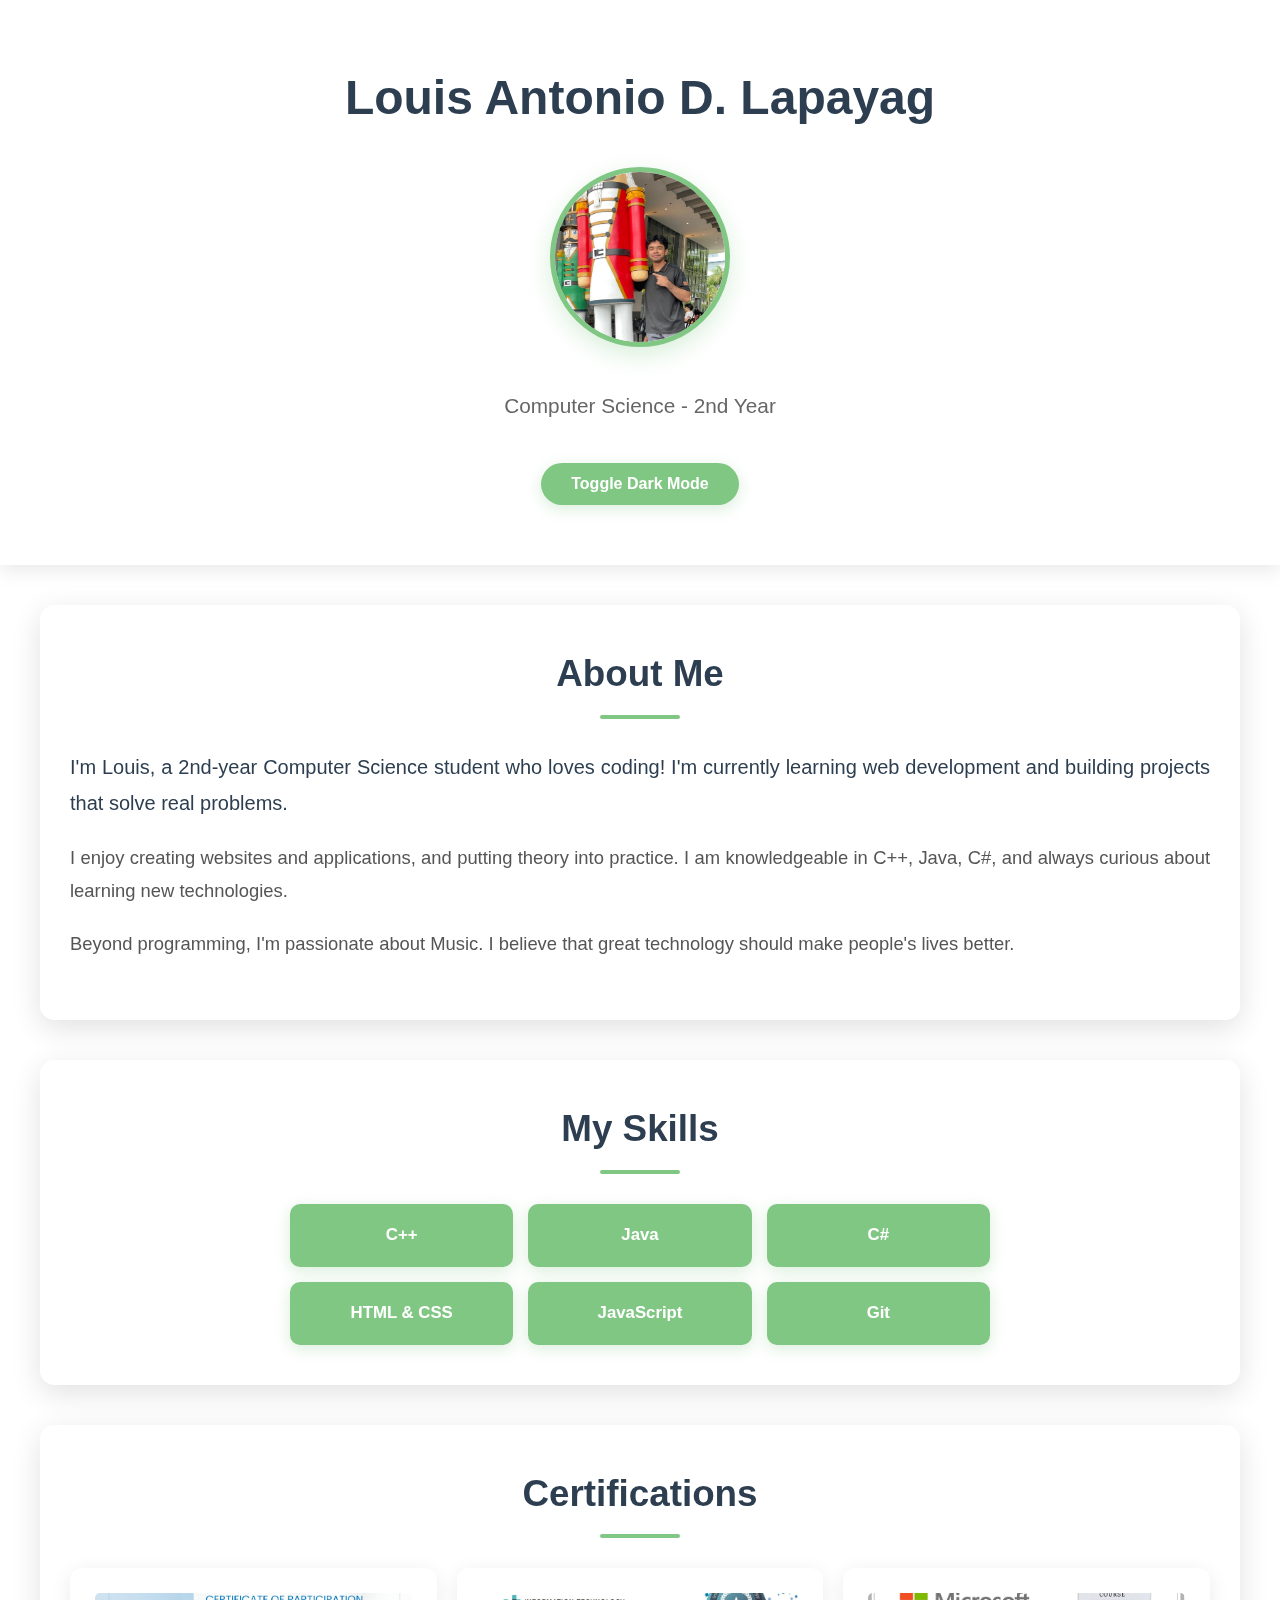
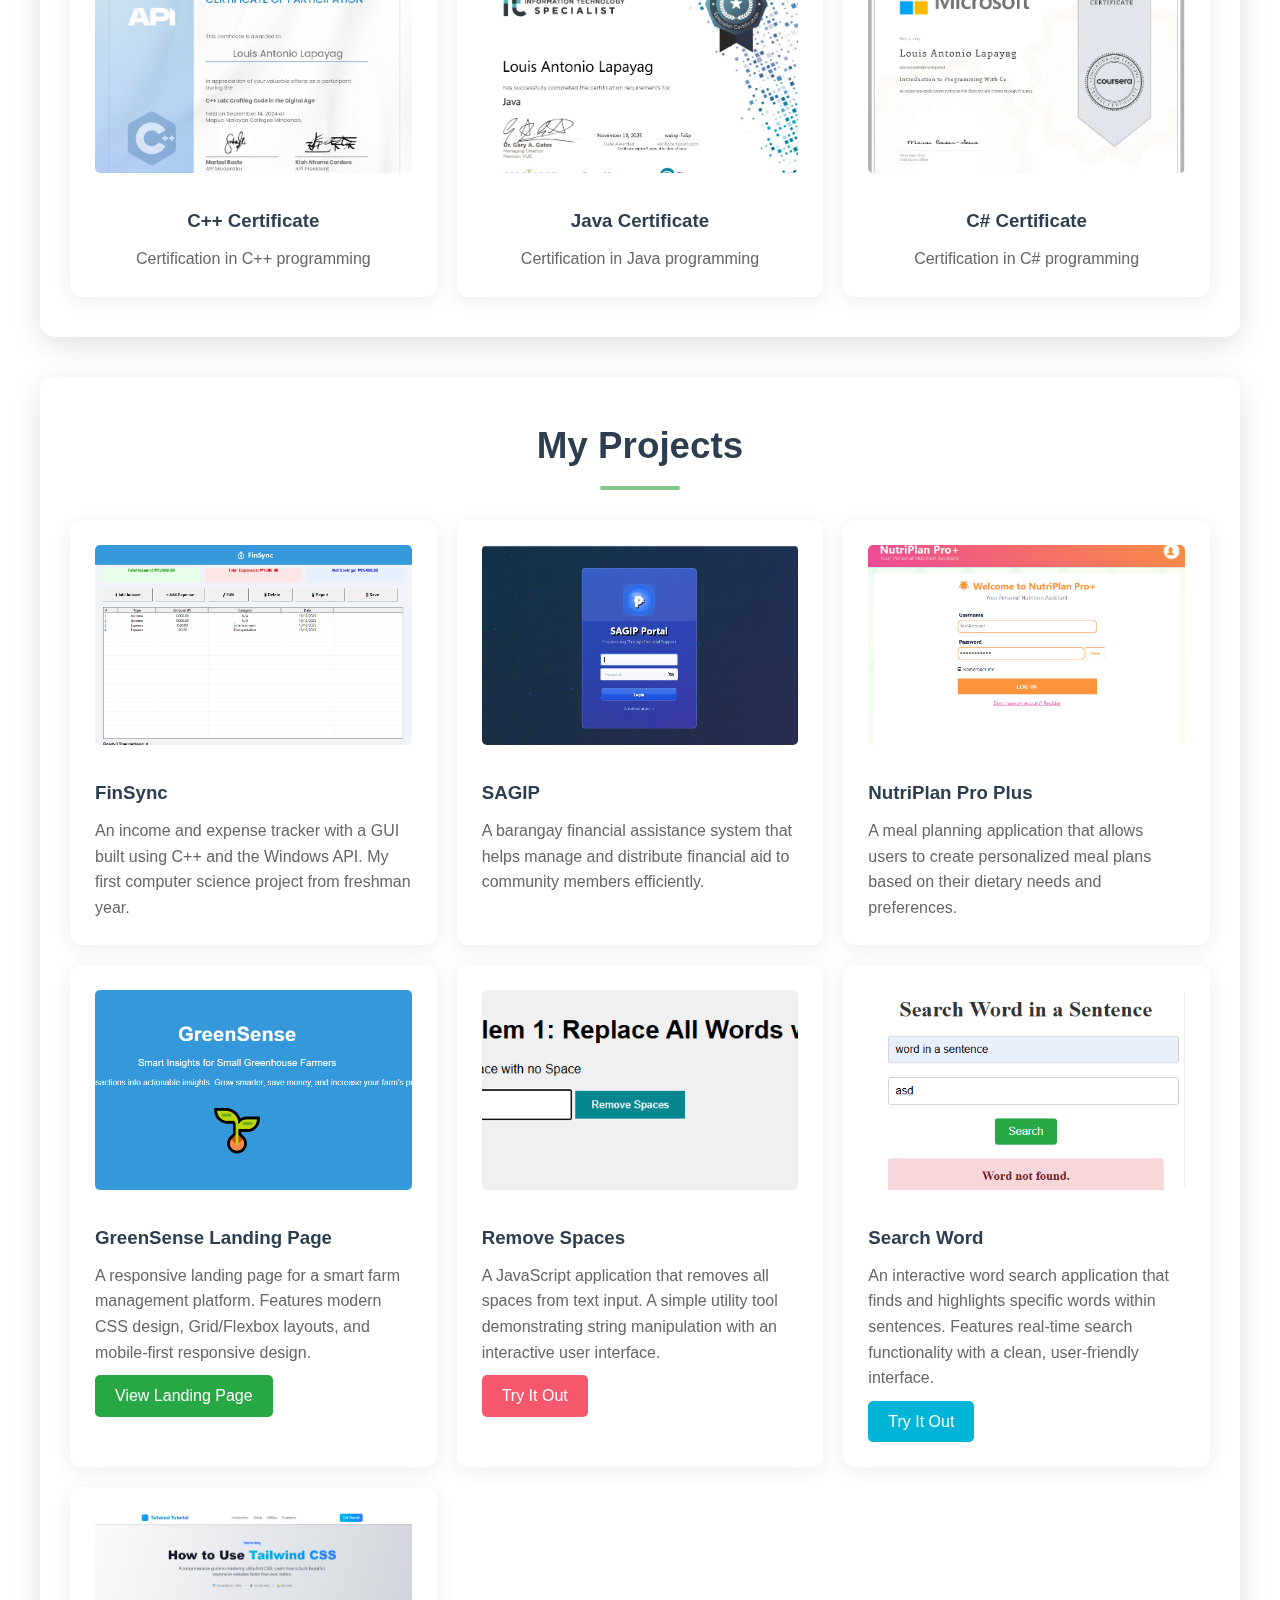
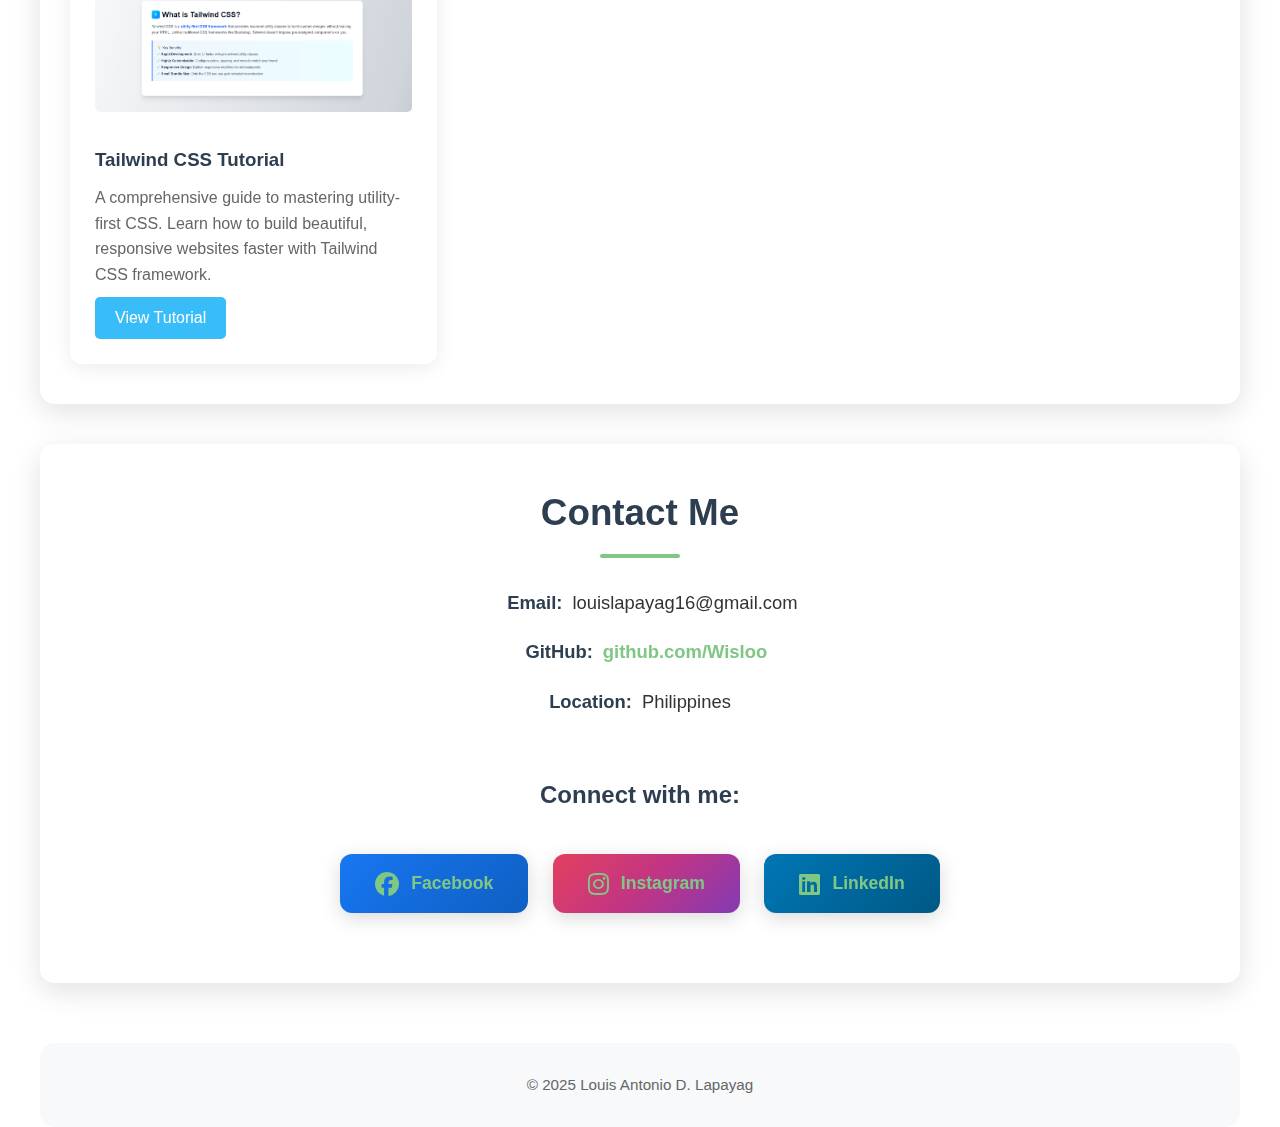
<file: index.html>
<!DOCTYPE html>
<html lang="en">
   <head>
      <meta charset="UTF-8">
      <meta name="viewport" content="width=device-width, initial-scale=1.0">
      <title>Louis Lapayag - Portfolio</title>
      <link rel="stylesheet" href="https://cdnjs.cloudflare.com/ajax/libs/font-awesome/6.5.1/css/all.min.css">
      <link rel="stylesheet" href="style.css">
   </head>
   <body>
      <header>
         <h1 id="name">Louis Antonio D. Lapayag</h1>
         <img src="assets/images/profileImage.jpg" alt="Profile Picture" id="profile-img">
         <p id="course-year">Computer Science - 2nd Year</p>
         <button class="theme-toggle">Toggle Dark Mode</button>
      </header>

      <section id="about">
          <h2>About Me</h2>
          <p>I'm Louis, a 2nd-year Computer Science student who loves coding! I'm currently learning web development and building projects that solve real problems.</p>
          <p>I enjoy creating websites and applications, and putting theory into practice. I am knowledgeable in C++, Java, C#, and always curious about learning new technologies.</p>
          <p>Beyond programming, I'm passionate about Music. I believe that great technology should make people's lives better.</p>
      </section>

      <section id="skills">
         <h2>My Skills</h2>
         <div class="skills-container">
            <div class="skill-item">C++</div>
            <div class="skill-item">Java</div>
            <div class="skill-item">C#</div>
            <div class="skill-item">HTML & CSS</div>
            <div class="skill-item">JavaScript</div>
            <div class="skill-item">Git</div>
         </div>
      </section>

      <section id="achievements">
         <h2>Certifications</h2>
         <div class="achievements-container">
            <div class="achievement-item">
               <img src="assets/images/CppCertifLapayag.jpg" alt="C++ Certificate" class="certificate-img">
               <h3>C++ Certificate</h3>
               <p>Certification in C++ programming</p>
            </div>
            <div class="achievement-item">
               <img src="assets/images/JavaSpecialistLapayag.jpg" alt="Java Certificate" class="certificate-img">
               <h3>Java Certificate</h3>
               <p>Certification in Java programming</p>
            </div>
            <div class="achievement-item">
               <img src="assets/images/CsharpCertifLapayag.jpg" alt="C# Certificate" class="certificate-img">
               <h3>C# Certificate</h3>
               <p>Certification in C# programming</p>
            </div>
         </div>
      </section>
      
      <section id="projects">
         <h2>My Projects</h2>
         <div class="projects-container">
            <div class="project-item">
               <img src="assets/images/FinSync.png" alt="FinSync Project" class="project-img">
               <h3>FinSync</h3>
               <p>An income and expense tracker with a GUI built using C++ and the Windows API. My first computer science project from freshman year.</p>
            </div>
            <div class="project-item">
               <img src="assets/images/SAGIP.png" alt="Sagip Project" class="project-img">
               <h3>SAGIP</h3>
               <p>A barangay financial assistance system that helps manage and distribute financial aid to community members efficiently.</p>
            </div>
            <div class="project-item">
               <img src="assets/images/NUTRIPLANPROPLUS.png" alt="NutriPlan Pro Plus" class="project-img">
               <h3>NutriPlan Pro Plus</h3>
               <p>A meal planning application that allows users to create personalized meal plans based on their dietary needs and preferences.</p>
            </div>
            <div class="project-item">
               <img src="assets/images/Greensense.png" alt="GreenSense Landing Page" class="project-img">
               <h3>GreenSense Landing Page</h3>
               <p>A responsive landing page for a smart farm management platform. Features modern CSS design, Grid/Flexbox layouts, and mobile-first responsive design.</p>
               <a href="greensense.html" target="_blank" style="display: inline-block; margin-top: 10px; padding: 8px 20px; background-color: #28a745; color: white; text-decoration: none; border-radius: 5px; font-weight: 500;">View Landing Page</a>
            </div>
            <div class="project-item">
               <img src="assets/images/RemoveSpaces.png" alt="Remove Spaces" class="project-img">
               <h3>Remove Spaces</h3>
               <p>A JavaScript application that removes all spaces from text input. A simple utility tool demonstrating string manipulation with an interactive user interface.</p>
               <a href="RemoveSpaces/mp1-louislapayagRemoveSpaces/assets/index.html" target="_blank" style="display: inline-block; margin-top: 10px; padding: 8px 20px; background-color: #f5576c; color: white; text-decoration: none; border-radius: 5px; font-weight: 500;">Try It Out</a>
            </div>
            <div class="project-item">
               <img src="assets/images/SearchWord.png" alt="Search Word" class="project-img">
               <h3>Search Word</h3>
               <p>An interactive word search application that finds and highlights specific words within sentences. Features real-time search functionality with a clean, user-friendly interface.</p>
               <a href="SearchWord/mp2-louislapayagSearchWord/assets/index.html" target="_blank" style="display: inline-block; margin-top: 10px; padding: 8px 20px; background-color: #00b4d8; color: white; text-decoration: none; border-radius: 5px; font-weight: 500;">Try It Out</a>
            </div>
            <div class="project-item">
               <img src="assets/images/TailwindGuide.png" alt="Tailwind CSS Tutorial" class="project-img">
               <h3>Tailwind CSS Tutorial</h3>
               <p>A comprehensive guide to mastering utility-first CSS. Learn how to build beautiful, responsive websites faster with Tailwind CSS framework.</p>
               <a href="https://lapayag-webapp-demo.vercel.app/" target="_blank" style="display: inline-block; margin-top: 10px; padding: 8px 20px; background-color: #38bdf8; color: white; text-decoration: none; border-radius: 5px; font-weight: 500;">View Tutorial</a>
            </div>
         </div>
      </section>

      <section id="contact">
         <h2>Contact Me</h2>
         <p><strong>Email:</strong> louislapayag16@gmail.com</p>
         <p><strong>GitHub:</strong> <a href="https://github.com/Wisloo" target="_blank">github.com/Wisloo</a></p>
         <p><strong>Location:</strong> Philippines</p>
         
         <div class="social-links">
            <h3>Connect with me:</h3>
            <a href="https://www.facebook.com/Wisloo19" target="_blank" class="social-link facebook">
               <i class="fab fa-facebook"></i> Facebook
            </a>
            <a href="https://www.instagram.com/wisloo__/" target="_blank" class="social-link instagram">
               <i class="fab fa-instagram"></i> Instagram
            </a>
            <a href="https://www.linkedin.com/in/louis-antonio-d-lapayag-3a6090250/" target="_blank" class="social-link linkedin">
               <i class="fab fa-linkedin"></i> LinkedIn
            </a>
         </div>
      </section>

      <footer>
         <p>&copy; 2025 Louis Antonio D. Lapayag</p>
      </footer>

      <!-- Image Modal -->
      <div id="imageModal" class="modal">
         <span class="close">&times;</span>
         <img class="modal-content" id="modalImage">
      </div>

      <script src="script.js"></script>
   </body>
</html>
</file>
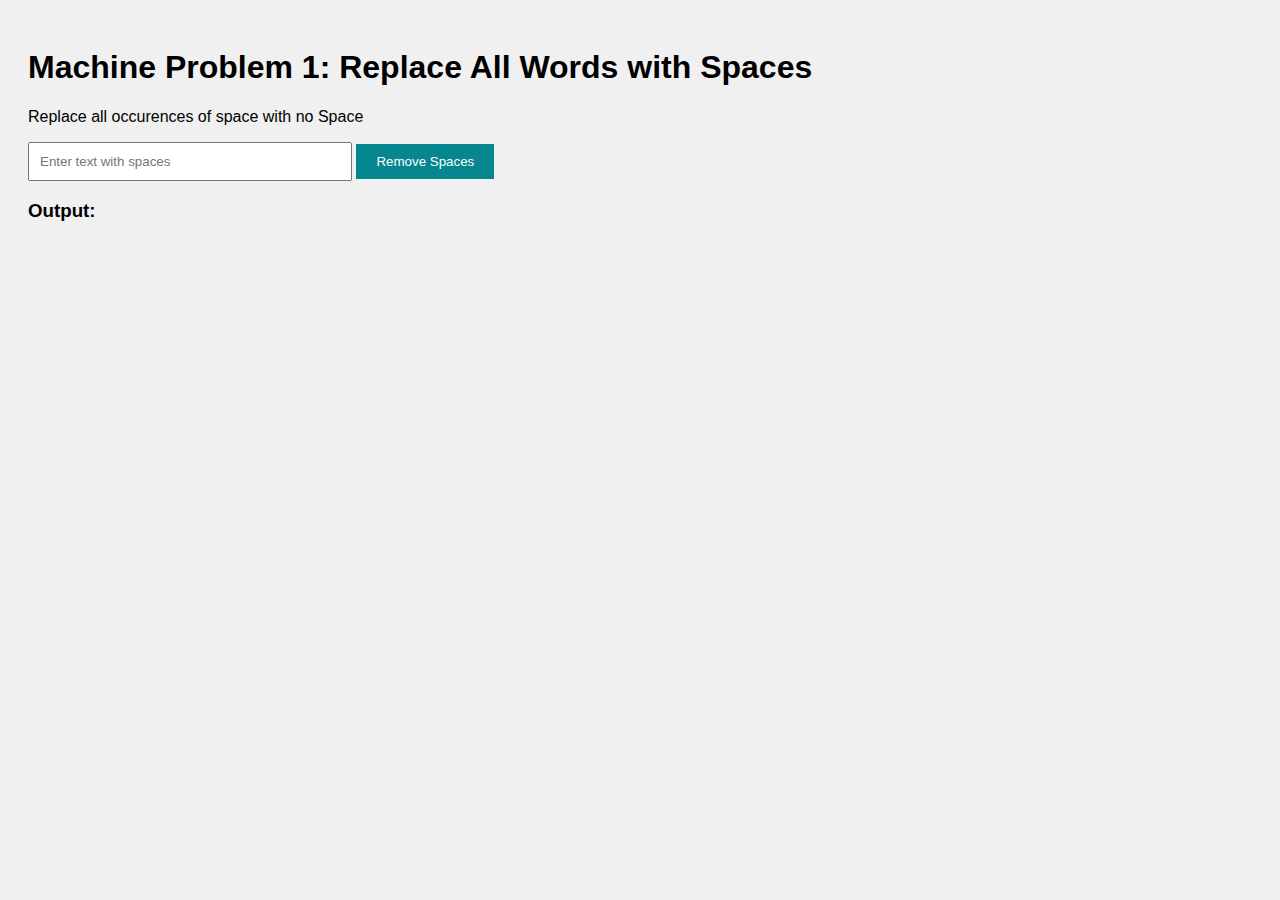
<file: RemoveSpaces/mp1-louislapayagRemoveSpaces/assets/index.html>
<!DOCTYPE html>
<html lang="en">
<head>
    <meta charset="UTF-8">
    <meta name="viewport" content="width=device-width, initial-scale=1.0">
    <title>Replace All Words with Spaces</title>
    <link rel="stylesheet" href="css/style.css">
</head>
<body>
    <h1>Machine Problem 1: Replace All Words with Spaces</h1>
    <p>Replace all occurences of space with no Space</p>

    <input type="text" id="inputText" placeholder="Enter text with spaces">
    <button onclick="removeSpaces()">Remove Spaces</button>
    <h3>Output:</h3>
    <p id="output"></p>

    <script src="js/script.js"></script>
</body>
</html>
</file>
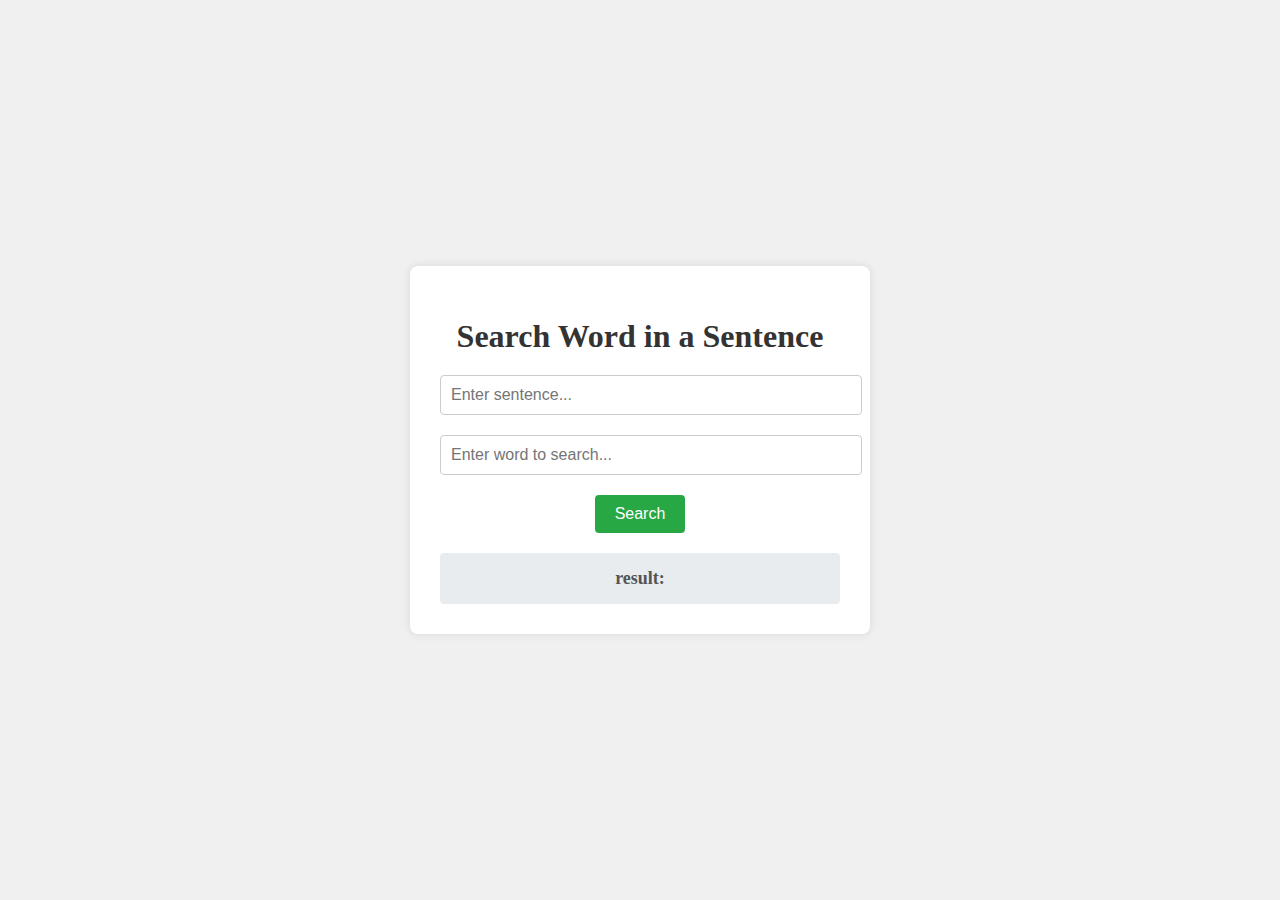
<file: SearchWord/mp2-louislapayagSearchWord/assets/index.html>
<!DOCTYPE html>
<html lang="en">
<head>
    <meta charset="UTF-8">
    <meta name="viewport" content="width=device-width, initial-scale=1.0">
    <title>Search Word</title>
    <link rel="stylesheet" href="css/styles.css">
</head>
<body>
    <div class = "container">
        <h1>Search Word in a Sentence</h1>
        <input type="text" id="sentenceInput" placeholder="Enter sentence...">
        <input type="text" id="wordInput" placeholder="Enter word to search...">
        <button id="searchBtn">Search</button>
        <div id="result">result: </div>
    </div>
    <script src="js/script.js"></script>
</body>
</html>
</file>
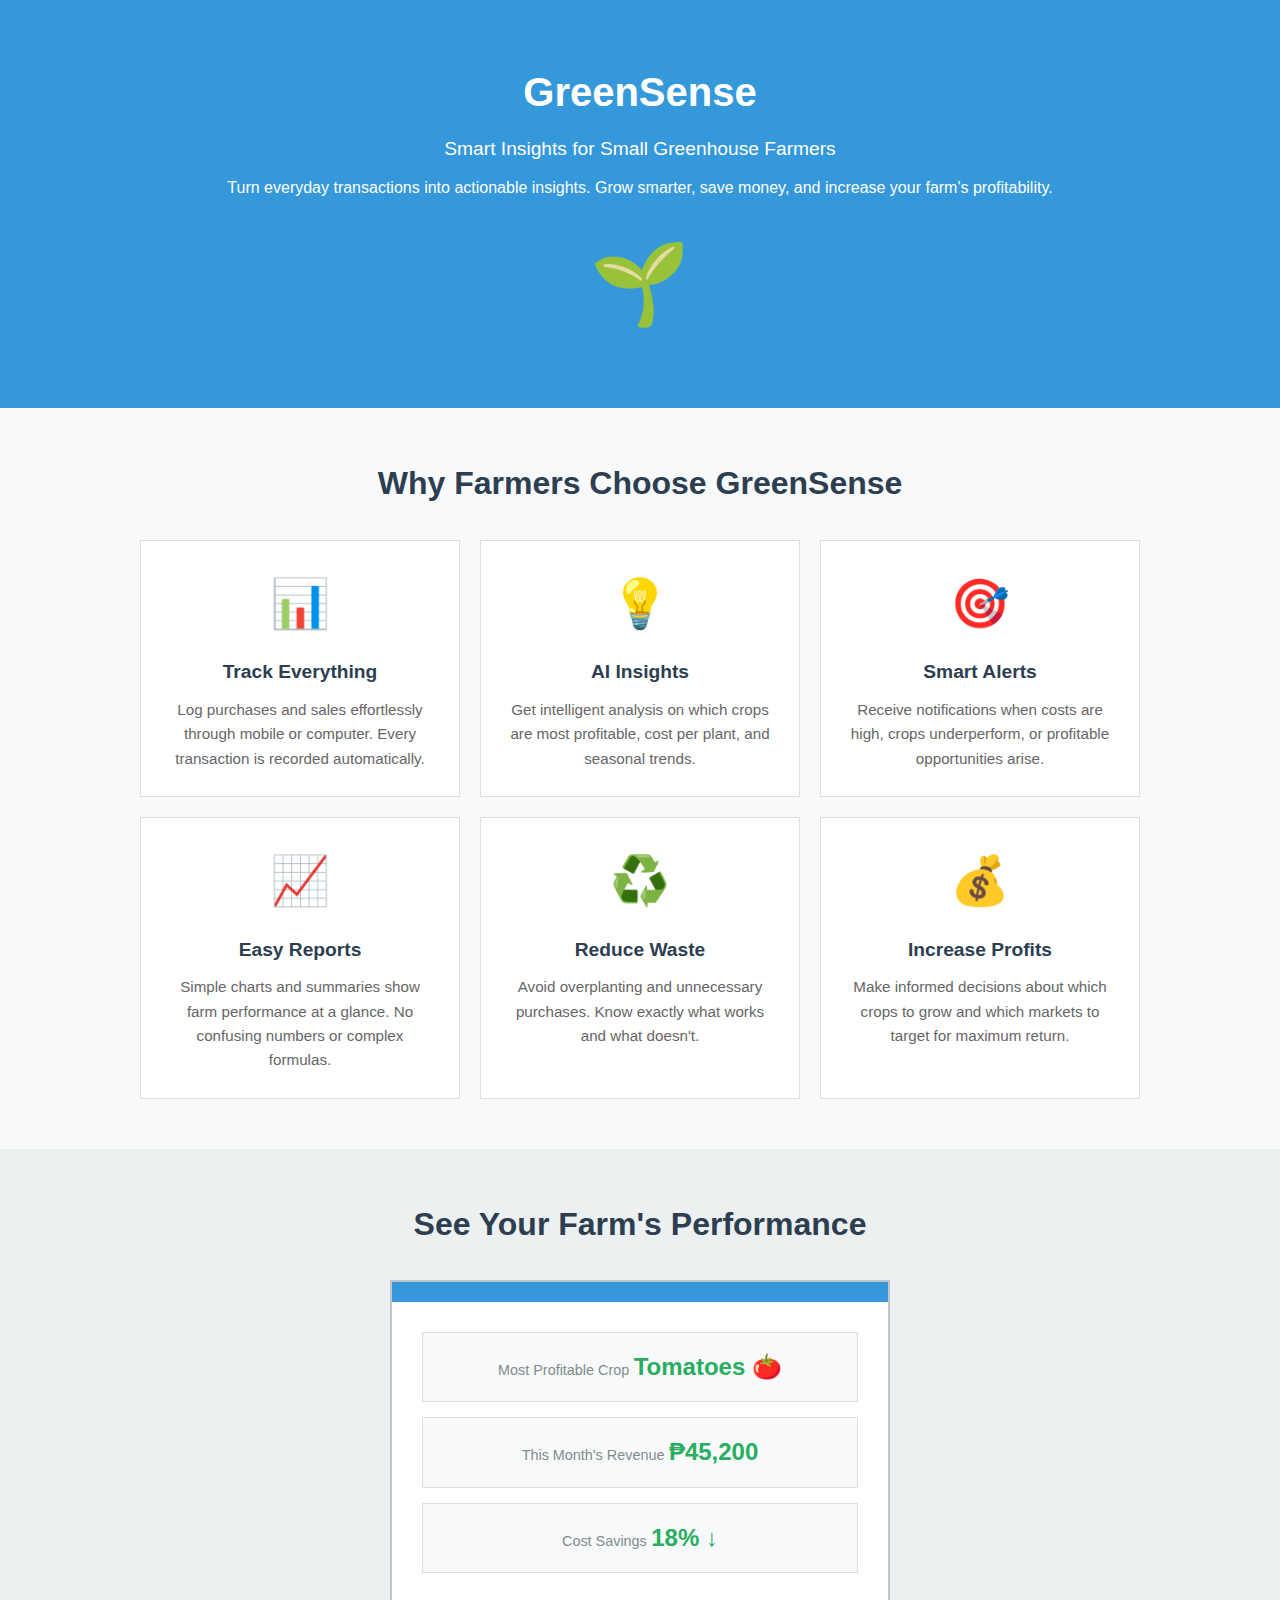
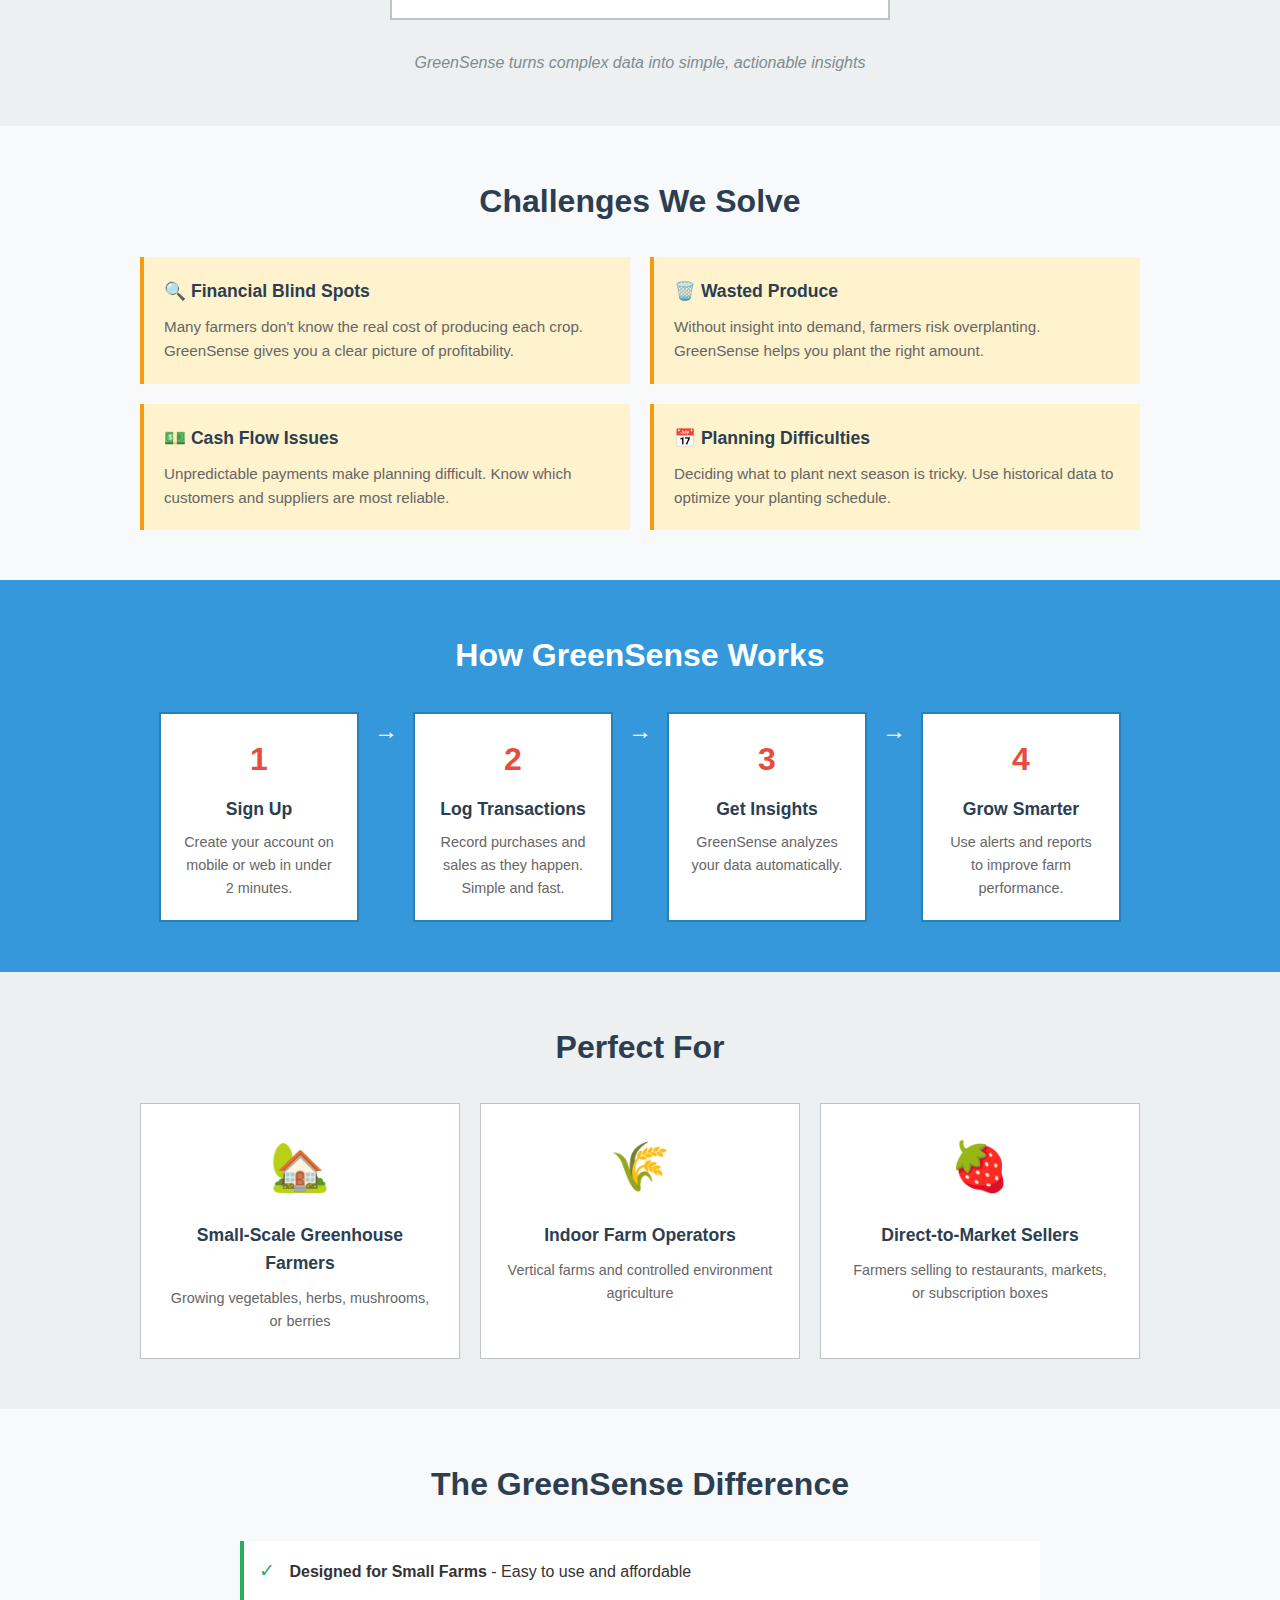
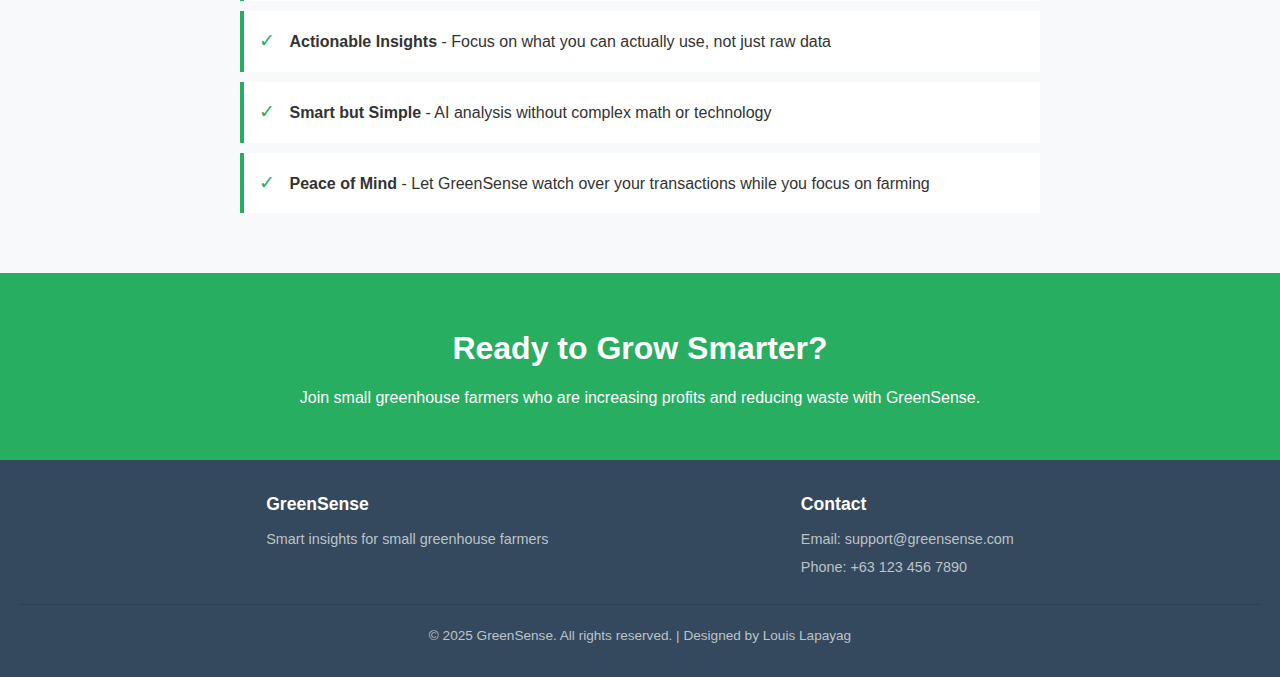
<file: greensense.html>
<!DOCTYPE html>
<html lang="en">
<head>
  <meta charset="UTF-8">
  <meta name="viewport" content="width=device-width, initial-scale=1.0">
  <meta name="description" content="GreenSense - Smart Insights for Small Greenhouse Farmers. Track sales, expenses, and grow more profitably.">
  <title>GreenSense - Smart Farm Management</title>
  <link rel="stylesheet" href="greensense.css">
</head>
<body>
  <!-- Hero Section -->
  <header class="hero">
    <div class="hero-content">
      <h1 class="hero-title">GreenSense</h1>
      <p class="hero-tagline">Smart Insights for Small Greenhouse Farmers</p>
      <p class="hero-description">Turn everyday transactions into actionable insights. Grow smarter, save money, and increase your farm's profitability.</p>
    </div>
    <div class="hero-visual">
      <div class="hero-icon">🌱</div>
    </div>
  </header>

  <!-- Features Section -->
  <section class="features">
    <h2 class="section-title">Why Farmers Choose GreenSense</h2>
    <div class="features-grid">
      <div class="feature-card">
        <div class="feature-icon">📊</div>
        <h3>Track Everything</h3>
        <p>Log purchases and sales effortlessly through mobile or computer. Every transaction is recorded automatically.</p>
      </div>
      <div class="feature-card">
        <div class="feature-icon">💡</div>
        <h3>AI Insights</h3>
        <p>Get intelligent analysis on which crops are most profitable, cost per plant, and seasonal trends.</p>
      </div>
      <div class="feature-card">
        <div class="feature-icon">🎯</div>
        <h3>Smart Alerts</h3>
        <p>Receive notifications when costs are high, crops underperform, or profitable opportunities arise.</p>
      </div>
      <div class="feature-card">
        <div class="feature-icon">📈</div>
        <h3>Easy Reports</h3>
        <p>Simple charts and summaries show farm performance at a glance. No confusing numbers or complex formulas.</p>
      </div>
      <div class="feature-card">
        <div class="feature-icon">♻️</div>
        <h3>Reduce Waste</h3>
        <p>Avoid overplanting and unnecessary purchases. Know exactly what works and what doesn't.</p>
      </div>
      <div class="feature-card">
        <div class="feature-icon">💰</div>
        <h3>Increase Profits</h3>
        <p>Make informed decisions about which crops to grow and which markets to target for maximum return.</p>
      </div>
    </div>
  </section>

  <!-- Visual Element Section -->
  <section class="visual-section">
    <div class="visual-container">
      <h2 class="section-title">See Your Farm's Performance</h2>
      <div class="mockup-container">
        <div class="dashboard-mockup">
          <div class="mockup-header">
            <div class="mockup-dot"></div>
            <div class="mockup-dot"></div>
            <div class="mockup-dot"></div>
          </div>
          <div class="mockup-content">
            <div class="mockup-stat">
              <span class="stat-label">Most Profitable Crop</span>
              <span class="stat-value">Tomatoes 🍅</span>
            </div>
            <div class="mockup-stat">
              <span class="stat-label">This Month's Revenue</span>
              <span class="stat-value">₱45,200</span>
            </div>
            <div class="mockup-stat">
              <span class="stat-label">Cost Savings</span>
              <span class="stat-value">18% ↓</span>
            </div>
          </div>
        </div>
      </div>
      <p class="visual-caption">GreenSense turns complex data into simple, actionable insights</p>
    </div>
  </section>

  <!-- Problems Section -->
  <section class="problems">
    <h2 class="section-title">Challenges We Solve</h2>
    <div class="problems-grid">
      <div class="problem-card">
        <h3>🔍 Financial Blind Spots</h3>
        <p>Many farmers don't know the real cost of producing each crop. GreenSense gives you a clear picture of profitability.</p>
      </div>
      <div class="problem-card">
        <h3>🗑️ Wasted Produce</h3>
        <p>Without insight into demand, farmers risk overplanting. GreenSense helps you plant the right amount.</p>
      </div>
      <div class="problem-card">
        <h3>💵 Cash Flow Issues</h3>
        <p>Unpredictable payments make planning difficult. Know which customers and suppliers are most reliable.</p>
      </div>
      <div class="problem-card">
        <h3>📅 Planning Difficulties</h3>
        <p>Deciding what to plant next season is tricky. Use historical data to optimize your planting schedule.</p>
      </div>
    </div>
  </section>

  <!-- How It Works Section -->
  <section class="how-it-works">
    <h2 class="section-title">How GreenSense Works</h2>
    <div class="steps-container">
      <div class="step">
        <div class="step-number">1</div>
        <h3>Sign Up</h3>
        <p>Create your account on mobile or web in under 2 minutes.</p>
      </div>
      <div class="step-arrow">→</div>
      <div class="step">
        <div class="step-number">2</div>
        <h3>Log Transactions</h3>
        <p>Record purchases and sales as they happen. Simple and fast.</p>
      </div>
      <div class="step-arrow">→</div>
      <div class="step">
        <div class="step-number">3</div>
        <h3>Get Insights</h3>
        <p>GreenSense analyzes your data automatically.</p>
      </div>
      <div class="step-arrow">→</div>
      <div class="step">
        <div class="step-number">4</div>
        <h3>Grow Smarter</h3>
        <p>Use alerts and reports to improve farm performance.</p>
      </div>
    </div>
  </section>

  <!-- Who It's For Section -->
  <section class="target-users">
    <h2 class="section-title">Perfect For</h2>
    <div class="users-grid">
      <div class="user-card">
        <div class="user-icon">🏡</div>
        <h3>Small-Scale Greenhouse Farmers</h3>
        <p>Growing vegetables, herbs, mushrooms, or berries</p>
      </div>
      <div class="user-card">
        <div class="user-icon">🌾</div>
        <h3>Indoor Farm Operators</h3>
        <p>Vertical farms and controlled environment agriculture</p>
      </div>
      <div class="user-card">
        <div class="user-icon">🍓</div>
        <h3>Direct-to-Market Sellers</h3>
        <p>Farmers selling to restaurants, markets, or subscription boxes</p>
      </div>
    </div>
  </section>

  <!-- Benefits Summary Section -->
  <section class="benefits">
    <h2 class="section-title">The GreenSense Difference</h2>
    <div class="benefits-list">
      <div class="benefit-item">
        <span class="benefit-icon">✓</span>
        <span class="benefit-text"><strong>Designed for Small Farms</strong> - Easy to use and affordable</span>
      </div>
      <div class="benefit-item">
        <span class="benefit-icon">✓</span>
        <span class="benefit-text"><strong>Actionable Insights</strong> - Focus on what you can actually use, not just raw data</span>
      </div>
      <div class="benefit-item">
        <span class="benefit-icon">✓</span>
        <span class="benefit-text"><strong>Smart but Simple</strong> - AI analysis without complex math or technology</span>
      </div>
      <div class="benefit-item">
        <span class="benefit-icon">✓</span>
        <span class="benefit-text"><strong>Peace of Mind</strong> - Let GreenSense watch over your transactions while you focus on farming</span>
      </div>
    </div>
  </section>

  <!-- Final CTA Section -->
  <section class="cta-final">
    <div class="cta-content">
      <h2>Ready to Grow Smarter?</h2>
      <p>Join small greenhouse farmers who are increasing profits and reducing waste with GreenSense.</p>
    </div>
  </section>

  <!-- Footer -->
  <footer class="footer">
    <div class="footer-content">
      <div class="footer-section">
        <h4>GreenSense</h4>
        <p>Smart insights for small greenhouse farmers</p>
      </div>
      <div class="footer-section">
        <h4>Contact</h4>
        <p>Email: support@greensense.com</p>
        <p>Phone: +63 123 456 7890</p>
      </div>
    </div>
    <div class="footer-bottom">
      <p>&copy; 2025 GreenSense. All rights reserved. | Designed by Louis Lapayag</p>
    </div>
  </footer>
</body>
</html>
</file>
<file: RemoveSpaces/mp1-louislapayagRemoveSpaces/assets/css/style.css>
body {
    font-family: Arial, sans-serif;
    padding: 20px;
    background-color: #f0f0f0;
}

button {
    padding: 10px 20px;
    background-color: #06868f;
    color: white;
    border: none;
    cursor: pointer;
}

input {
    padding: 10px;
    width: 300px;
}
</file>
<file: SearchWord/mp2-louislapayagSearchWord/assets/css/styles.css>
body {
    font-family: 'Times New Roman', Times, serif;
    background: #f0f0f0;
    display: flex;
    justify-content: center;
    align-items: center;
    min-height: 100vh;
    margin: 0;
}
.container {
    background:white;
    padding: 30px;
    border-radius: 8px;
    box-shadow: 0 0 10px rgba(0, 0, 0, 0.1);
    text-align: center;
    width: 400px;
}
h1 {
    margin-bottom: 20px;
    color: #333;
}

input {
    padding: 10px;
    width: 100%;
    margin-bottom: 20px;
    border: 1px solid #ccc;
    border-radius: 4px;
    font-size: 16px;
}

#searchBtn {
    padding: 10px 20px;
    background-color: #28a745;
    color: white;
    border: none;
    border-radius: 4px;
    cursor: pointer;
    font-size: 16px;
}
#searchBtn:hover {
    background-color: #218838;
}
#result {
    margin-top: 20px;
    padding: 15px;
    text-align: center;
    font-weight: bold;
    border-radius: 4px;
    background-color: #e9ecef;
    font-size: 18px;
    color: #555;
}

.found {
    background-color: #d4edda !important;
    color: #155724 !important;
}

.not-found {
    background-color: #f8d7da !important;
    color: #721c24 !important;
}
</file>
<file: greensense.css>
* {
  margin: 0;
  padding: 0;
  box-sizing: border-box;
}

body {
  font-family: Arial, sans-serif;
  line-height: 1.6;
  color: #333;
  background-color: #ffffff;
}

h2 {
  text-align: center;
  font-size: 2rem;
  margin-bottom: 30px;
  color: #2c3e50;
}

/* Hero Section */
.hero {
  background-color: #3498db;
  color: white;
  padding: 60px 20px;
  text-align: center;
}

.hero-title {
  font-size: 2.5rem;
  margin-bottom: 10px;
}

.hero-tagline {
  font-size: 1.2rem;
  margin-bottom: 10px;
}

.hero-description {
  font-size: 1rem;
  margin-bottom: 20px;
}

.hero-icon {
  font-size: 5rem;
  margin-top: 20px;
}

/* Features Section */
.features {
  padding: 50px 20px;
  background-color: #f8f9fa;
}

.features-grid {
  display: grid;
  grid-template-columns: repeat(3, 1fr);
  gap: 20px;
  max-width: 1000px;
  margin: 0 auto;
}

.feature-card {
  background: white;
  padding: 25px;
  text-align: center;
  border: 1px solid #ddd;
}

.feature-icon {
  font-size: 3rem;
  margin-bottom: 15px;
}

.feature-card h3 {
  font-size: 1.2rem;
  margin-bottom: 10px;
  color: #2c3e50;
}

.feature-card p {
  color: #666;
  font-size: 0.95rem;
}

/* Visual Section */
.visual-section {
  padding: 50px 20px;
  background-color: #ecf0f1;
  text-align: center;
}

.dashboard-mockup {
  background: white;
  max-width: 500px;
  margin: 30px auto;
  border: 2px solid #bdc3c7;
}

.mockup-header {
  background: #3498db;
  padding: 10px;
}

.mockup-content {
  padding: 30px;
}

.mockup-stat {
  padding: 15px;
  background: #f8f9fa;
  margin-bottom: 15px;
  border: 1px solid #ddd;
}

.stat-label {
  font-size: 0.9rem;
  color: #7f8c8d;
  margin-bottom: 5px;
}

.stat-value {
  font-size: 1.5rem;
  font-weight: bold;
  color: #27ae60;
}

.visual-caption {
  margin-top: 20px;
  color: #7f8c8d;
  font-style: italic;
}

/* Problems Section */
.problems {
  padding: 50px 20px;
  background-color: #f8f9fa;
}

.problems-grid {
  display: grid;
  grid-template-columns: repeat(2, 1fr);
  gap: 20px;
  max-width: 1000px;
  margin: 0 auto;
}

.problem-card {
  background: #fff3cd;
  padding: 20px;
  border-left: 4px solid #f39c12;
}

.problem-card h3 {
  font-size: 1.1rem;
  margin-bottom: 10px;
  color: #2c3e50;
}

.problem-card p {
  color: #666;
  font-size: 0.95rem;
}

/* How It Works Section */
.how-it-works {
  padding: 50px 20px;
  background-color: #3498db;
  color: white;
  text-align: center;
}

.how-it-works h2 {
  color: white;
}

.steps-container {
  display: flex;
  justify-content: center;
  gap: 15px;
  max-width: 1000px;
  margin: 0 auto;
}

.step {
  background: white;
  color: #333;
  padding: 20px;
  flex: 1;
  max-width: 200px;
  border: 2px solid #2980b9;
}

.step-number {
  font-size: 2rem;
  font-weight: bold;
  margin-bottom: 10px;
  color: #e74c3c;
}

.step h3 {
  font-size: 1.1rem;
  margin-bottom: 8px;
  color: #2c3e50;
}

.step p {
  font-size: 0.9rem;
  color: #666;
}

.step-arrow {
  font-size: 1.5rem;
  color: white;
}

/* Target Users Section */
.target-users {
  padding: 50px 20px;
  background-color: #ecf0f1;
}

.users-grid {
  display: grid;
  grid-template-columns: repeat(3, 1fr);
  gap: 20px;
  max-width: 1000px;
  margin: 0 auto;
}

.user-card {
  background: white;
  padding: 25px;
  text-align: center;
  border: 1px solid #bdc3c7;
}

.user-icon {
  font-size: 3rem;
  margin-bottom: 15px;
}

.user-card h3 {
  font-size: 1.1rem;
  margin-bottom: 10px;
  color: #2c3e50;
}

.user-card p {
  color: #666;
  font-size: 0.9rem;
}

/* Benefits Section */
.benefits {
  padding: 50px 20px;
  background: #f8f9fa;
}

.benefits-list {
  max-width: 800px;
  margin: 0 auto;
}

.benefit-item {
  padding: 15px;
  background: white;
  margin-bottom: 10px;
  border-left: 4px solid #27ae60;
}

.benefit-icon {
  font-size: 1.2rem;
  color: #27ae60;
  margin-right: 10px;
}

.benefit-text {
  font-size: 1rem;
  color: #333;
}

/* Final CTA Section */
.cta-final {
  padding: 50px 20px;
  background-color: #27ae60;
  color: white;
  text-align: center;
}

.cta-content h2 {
  font-size: 2rem;
  margin-bottom: 10px;
  color: white;
}

.cta-content p {
  font-size: 1rem;
}

/* Footer */
.footer {
  background-color: #34495e;
  color: white;
  padding: 30px 20px;
}

.footer-content {
  display: flex;
  justify-content: space-around;
  max-width: 1000px;
  margin: 0 auto 20px;
}

.footer-section h4 {
  font-size: 1.1rem;
  margin-bottom: 10px;
}

.footer-section p {
  color: #bdc3c7;
  font-size: 0.9rem;
  margin-bottom: 5px;
}

.social-links {
  display: flex;
  gap: 10px;
}

.social-link {
  color: white;
  text-decoration: none;
  padding: 5px 10px;
  background: #2c3e50;
}

.footer-bottom {
  text-align: center;
  padding-top: 20px;
  border-top: 1px solid #2c3e50;
  color: #bdc3c7;
  font-size: 0.85rem;
}

/* Responsive Design */
@media (max-width: 768px) {
  .hero-title {
    font-size: 2rem;
  }

  .hero-icon {
    font-size: 4rem;
  }

  h2 {
    font-size: 1.6rem;
  }

  .features-grid,
  .problems-grid,
  .users-grid {
    grid-template-columns: 1fr;
  }

  .steps-container {
    flex-direction: column;
  }

  .step {
    max-width: 100%;
  }

  .step-arrow {
    transform: rotate(90deg);
  }

  .footer-content {
    flex-direction: column;
    text-align: center;
  }
}
</file>
<file: style.css>
/* Basic Reset */
* {
	box-sizing: border-box;
	margin: 0;
	padding: 0;
}

html {
	scroll-behavior: smooth;
}

body {
	font-family: 'Segoe UI', Tahoma, Geneva, Verdana, sans-serif;
	background-color: #ffffff;
	color: #333;
	line-height: 1.6;
	padding: 0;
	margin: 0;
	transition: background 0.1s ease, color 0.1s ease;
}

/* Header */
header {
	text-align: center;
	padding: 60px 20px;
	background: rgba(255, 255, 255, 0.95);
	backdrop-filter: blur(10px);
	box-shadow: 0 4px 20px rgba(0,0,0,0.1);
	margin-bottom: 40px;
	animation: slideDown 0.25s ease-out;
}

@keyframes slideDown {
	from {
		opacity: 0;
		transform: translateY(-30px);
	}
	to {
		opacity: 1;
		transform: translateY(0);
	}
}

#name {
	font-size: 3rem;
	margin-bottom: 10px;
	color: #2c3e50;
	font-weight: 700;
	animation: fadeIn 0.2s ease-out 0.05s both;
}

@keyframes fadeIn {
	from { opacity: 0; transform: translateY(20px); }
	to { opacity: 1; transform: translateY(0); }
}

#profile-img {
	width: 180px;
	height: 180px;
	border-radius: 50%;
	object-fit: cover;
	margin: 20px 0;
	border: 5px solid #81C784;
	box-shadow: 0 8px 25px rgba(129, 199, 132, 0.3);
	transition: all 0.15s ease;
	animation: fadeIn 0.2s ease-out 0.1s both;
}

#profile-img:hover {
	transform: scale(1.08) rotate(3deg);
	box-shadow: 0 12px 35px rgba(129, 199, 132, 0.5);
}

#course-year {
	font-size: 1.3rem;
	color: #666;
	margin: 15px 0;
	font-weight: 500;
	animation: fadeIn 0.2s ease-out 0.15s both;
}

.theme-toggle {
	padding: 12px 30px;
	margin-top: 25px;
	background-color: #81C784;
	color: white;
	border: none;
	border-radius: 25px;
	cursor: pointer;
	font-size: 1rem;
	font-weight: 600;
	box-shadow: 0 4px 15px rgba(129, 199, 132, 0.3);
	transition: all 0.15s ease;
	animation: fadeIn 0.2s ease-out 0.2s both;
}

.theme-toggle:hover {
	background-color: #66BB6A;
	transform: translateY(-3px);
	box-shadow: 0 6px 25px rgba(129, 199, 132, 0.4);
}

.theme-toggle:active {
	transform: translateY(-1px);
}

/* Sections */
section {
	margin: 40px auto;
	padding: 40px 30px;
	max-width: 1200px;
	background: rgba(255, 255, 255, 0.95);
	backdrop-filter: blur(10px);
	border-radius: 15px;
	box-shadow: 0 8px 30px rgba(0,0,0,0.12);
	transition: all 0.15s ease;
	animation: fadeInUp 0.25s ease-out both;
}

@keyframes fadeInUp {
	from { opacity: 0; transform: translateY(30px); }
	to { opacity: 1; transform: translateY(0); }
}

section:nth-child(2) { animation-delay: 0.05s; }
section:nth-child(3) { animation-delay: 0.1s; }
section:nth-child(4) { animation-delay: 0.15s; }
section:nth-child(5) { animation-delay: 0.2s; }
section:nth-child(6) { animation-delay: 0.25s; }

section:hover {
	transform: translateY(-5px);
	box-shadow: 0 12px 40px rgba(0,0,0,0.18);
}

section h2 {
	font-size: 2.3rem;
	margin-bottom: 30px;
	color: #2c3e50;
	text-align: center;
	font-weight: 700;
	position: relative;
	padding-bottom: 15px;
}

section h2::after {
	content: '';
	position: absolute;
	bottom: 0;
	left: 50%;
	transform: translateX(-50%);
	width: 80px;
	height: 4px;
	background: #81C784;
	border-radius: 2px;
}

/* About Section */
#about p {
	margin-bottom: 20px;
	font-size: 1.15rem;
	line-height: 1.8;
	color: #555;
	text-align: justify;
}

#about p:first-of-type {
	font-size: 1.25rem;
	font-weight: 500;
	color: #2c3e50;
}

/* Skills Section */
.skills-container {
	display: grid;
	grid-template-columns: repeat(3, 1fr);
	gap: 15px;
	margin-top: 20px;
	max-width: 700px;
	margin-left: auto;
	margin-right: auto;
}

.skill-item {
	background-color: #81C784;
	color: white;
	padding: 18px;
	text-align: center;
	border-radius: 10px;
	font-weight: 600;
	font-size: 1.05rem;
	box-shadow: 0 4px 15px rgba(129, 199, 132, 0.3);
	transition: all 0.15s ease;
	cursor: default;
}

.skill-item:hover {
	background-color: #66BB6A;
	transform: translateY(-5px) scale(1.05);
	box-shadow: 0 8px 25px rgba(129, 199, 132, 0.5);
}

/* Achievements Section */
.achievements-container {
	display: grid;
	grid-template-columns: repeat(auto-fit, minmax(250px, 1fr));
	gap: 20px;
	margin-top: 20px;
}

.achievement-item {
	background-color: white;
	padding: 25px;
	border-radius: 12px;
	text-align: center;
	border: none;
	box-shadow: 0 4px 20px rgba(0,0,0,0.08);
	transition: all 0.15s ease;
}

.achievement-item:hover {
	transform: translateY(-8px);
	box-shadow: 0 12px 35px rgba(129, 199, 132, 0.25);
}

.certificate-img {
	width: 100%;
	height: 180px;
	object-fit: cover;
	border-radius: 5px;
	margin-bottom: 15px;
	transition: transform 0.15s ease;
}

.certificate-img:hover {
	transform: scale(1.05);
}

.achievement-item h3 {
	margin: 10px 0;
	color: #2c3e50;
}

.achievement-item p {
	color: #666;
}

/* Projects Section */
.projects-container {
	display: grid;
	grid-template-columns: repeat(auto-fit, minmax(280px, 1fr));
	gap: 20px;
	margin-top: 20px;
}

.project-item {
	background-color: white;
	padding: 25px;
	border-radius: 12px;
	border: none;
	box-shadow: 0 4px 20px rgba(0,0,0,0.08);
	transition: all 0.15s ease;
	overflow: hidden;
}

.project-item:hover {
	transform: translateY(-8px);
	box-shadow: 0 12px 35px rgba(129, 199, 132, 0.25);
}

.project-img {
	width: 100%;
	height: 200px;
	object-fit: cover;
	border-radius: 5px;
	margin-bottom: 15px;
	transition: transform 0.15s ease;
	cursor: pointer;
}

.project-img:hover {
	transform: scale(1.03);
}

/* Image Modal */
.modal {
	display: none;
	position: fixed;
	z-index: 1000;
	left: 0;
	top: 0;
	width: 100%;
	height: 100%;
	background-color: rgba(0, 0, 0, 0.9);
	animation: fadeIn 0.15s ease;
}

.modal-content {
	margin: auto;
	display: block;
	max-width: 90%;
	max-height: 90%;
	position: absolute;
	top: 50%;
	left: 50%;
	transform: translate(-50%, -50%);
	animation: zoomIn 0.15s ease;
}

@keyframes zoomIn {
	from {
		transform: translate(-50%, -50%) scale(0.5);
		opacity: 0;
	}
	to {
		transform: translate(-50%, -50%) scale(1);
		opacity: 1;
	}
}

.close {
	position: absolute;
	top: 20px;
	right: 35px;
	color: #f1f1f1;
	font-size: 40px;
	font-weight: bold;
	cursor: pointer;
	z-index: 1001;
	transition: color 0.1s ease;
	-webkit-tap-highlight-color: transparent;
	user-select: none;
}

.close:hover,
.close:focus {
	color: #81C784;
}

/* Mobile optimizations for modal */
@media screen and (max-width: 768px) {
	.modal-content {
		max-width: 95%;
		max-height: 80%;
	}
	
	.close {
		top: 10px;
		right: 15px;
		font-size: 35px;
	}
}

.project-item h3 {
	margin: 10px 0;
	color: #2c3e50;
}

.project-item p {
	color: #666;
	line-height: 1.6;
}

/* Contact Section */
#contact {
	text-align: center;
}

#contact p {
	margin: 20px auto;
	font-size: 1.15rem;
	max-width: 600px;
	display: flex;
	align-items: center;
	justify-content: center;
	gap: 10px;
}

#contact a {
	color: #81C784;
	text-decoration: none;
	transition: all 0.15s ease;
	font-weight: 600;
	position: relative;
}

#contact a::after {
	content: '';
	position: absolute;
	width: 0;
	height: 2px;
	bottom: -2px;
	left: 0;
	background: #81C784;
	transition: width 0.15s ease;
}

#contact a:hover::after {
	width: 100%;
}

#contact a:hover {
	color: #66BB6A;
}

#contact p strong {
	color: #2c3e50;
	font-weight: 700;
	min-width: 80px;
	text-align: right;
}

/* Footer */
footer {
	text-align: center;
	padding: 30px 20px;
	margin-top: 60px;
	color: #666;
	font-size: 0.95rem;
	background: #f8f9fa;
	border-radius: 15px;
	max-width: 1200px;
	margin-left: auto;
	margin-right: auto;
}

/* Dark Theme */
body.dark {
	background: linear-gradient(135deg, #0f2027 0%, #203a43 50%, #2c5364 100%);
	color: #f5f5f5;
}

body.dark header {
	background: rgba(26, 26, 46, 0.95);
}

body.dark #name {
	color: #f5f5f5;
}

body.dark section h2 {
	color: #f5f5f5;
}

body.dark .achievement-item h3,
body.dark .project-item h3 {
	color: #f5f5f5;
}

body.dark section {
	background: rgba(26, 26, 46, 0.95);
	box-shadow: 0 8px 30px rgba(0,0,0,0.4);
}

body.dark .theme-toggle {
	background: linear-gradient(135deg, #f5f5f5 0%, #e0e0e0 100%);
	color: #333;
	box-shadow: 0 4px 15px rgba(255, 255, 255, 0.2);
}

body.dark .theme-toggle:hover {
	box-shadow: 0 6px 25px rgba(255, 255, 255, 0.3);
}

body.dark #profile-img {
	border-color: #81C784;
	box-shadow: 0 8px 25px rgba(129, 199, 132, 0.4);
}

body.dark .achievement-item,
body.dark .project-item {
	background-color: rgba(44, 44, 62, 0.8);
	box-shadow: 0 4px 20px rgba(0,0,0,0.3);
}

body.dark .achievement-item:hover,
body.dark .project-item:hover {
	box-shadow: 0 12px 35px rgba(129, 199, 132, 0.3);
}

body.dark .achievement-item p,
body.dark .project-item p,
body.dark #course-year,
body.dark #contact p {
	color: #ccc;
}

body.dark footer {
	color: #ccc;
	background: rgba(44, 44, 62, 0.8);
}

body.dark #about p {
	color: #e0e0e0 !important;
}

body.dark #contact a {
	color: #81C784;
}

body.dark #contact a:hover {
	color: #A5D6A7;
}

/* Social Links */
.social-links {
	margin-top: 40px;
	text-align: center;
	padding: 20px 0;
}

.social-links h3 {
	font-size: 1.5rem;
	margin-bottom: 30px;
	color: #2c3e50;
	font-weight: 700;
}

.social-link {
	display: inline-flex;
	align-items: center;
	justify-content: center;
	gap: 12px;
	padding: 15px 35px;
	margin: 10px;
	border-radius: 12px;
	text-decoration: none;
	color: white;
	font-weight: 600;
	font-size: 1.1rem;
	transition: all 0.3s ease;
	box-shadow: 0 5px 20px rgba(0,0,0,0.15);
	position: relative;
	overflow: hidden;
}

.social-link::before {
	content: '';
	position: absolute;
	top: 0;
	left: -100%;
	width: 100%;
	height: 100%;
	background: rgba(255, 255, 255, 0.2);
	transition: left 0.4s ease;
}

.social-link:hover::before {
	left: 100%;
}

.social-link:hover {
	transform: translateY(-5px) scale(1.05);
	box-shadow: 0 8px 30px rgba(0,0,0,0.25);
}

.social-link:active {
	transform: translateY(-2px) scale(1.02);
}

.social-link i {
	font-size: 1.5rem;
	transition: transform 0.3s ease;
}

.social-link:hover i {
	transform: rotate(10deg) scale(1.1);
}

.facebook {
	background: linear-gradient(135deg, #1877F2 0%, #0e5fc2 100%);
}

.facebook:hover {
	background: linear-gradient(135deg, #0e5fc2 0%, #0a4a9e 100%);
	box-shadow: 0 8px 30px rgba(24, 119, 242, 0.4);
}

.instagram {
	background: linear-gradient(135deg, #E4405F 0%, #C13584 50%, #833AB4 100%);
}

.instagram:hover {
	background: linear-gradient(135deg, #C13584 0%, #833AB4 50%, #5B51D8 100%);
	box-shadow: 0 8px 30px rgba(193, 53, 132, 0.4);
}

.linkedin {
	background: linear-gradient(135deg, #0077B5 0%, #005885 100%);
}

.linkedin:hover {
	background: linear-gradient(135deg, #005885 0%, #004562 100%);
	box-shadow: 0 8px 30px rgba(0, 119, 181, 0.4);
}

body.dark .social-links h3 {
	color: #f5f5f5;
}

/* Responsive Design */
@media screen and (max-width: 768px) {
	body {
		padding: 10px;
	}

	#name {
		font-size: 2rem;
	}

	#profile-img {
		width: 120px;
		height: 120px;
	}

	section h2 {
		font-size: 1.7rem;
	}

	.skills-container {
		grid-template-columns: repeat(2, 1fr);
	}

	.achievements-container,
	.projects-container {
		grid-template-columns: 1fr;
	}
}

@media screen and (max-width: 480px) {
	#name {
		font-size: 1.6rem;
	}

	#profile-img {
		width: 100px;
		height: 100px;
	}

	section {
		padding: 20px 15px;
	}

	section h2 {
		font-size: 1.5rem;
	}

	.skills-container {
		grid-template-columns: repeat(2, 1fr);
		gap: 10px;
	}

	.skill-item {
		padding: 12px;
		font-size: 0.9rem;
	}
}
</file>
